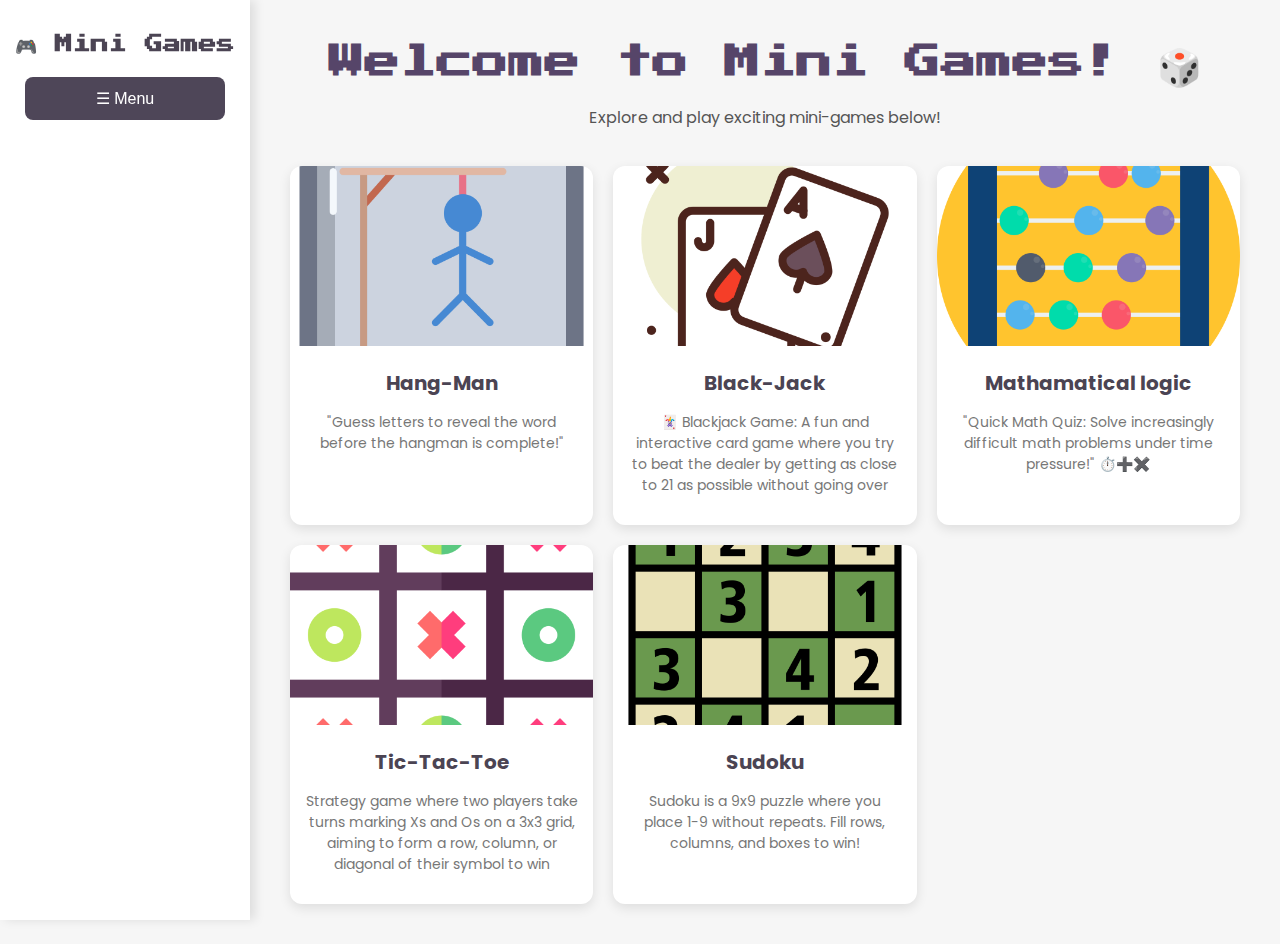
<file: index.html>
<!DOCTYPE html>
<html>
<head>
    
    <title>Mini Games - Play Now!</title>
    <link rel="stylesheet" type="text/css" href="css/styles.css">
    <link rel="stylesheet" href="https://fonts.googleapis.com/css2?family=Press+Start+2P&display=swap">
    <link rel="stylesheet" href="https://fonts.googleapis.com/css2?family=Poppins:wght@300;400;600&display=swap">
</head>
<body>

    <!-- Sidebar with Dropdown Menu -->
    <div class="sidebar">
        <h2>🎮 Mini Games</h2>
        <div class="menu">
            <button onclick="toggleMenu()">☰ Menu</button>
            <div id="menu-items" class="menu-items">
                <a href="index.html" class="active">🏠 Home</a>
                <a href="about.html">ℹ️ About</a>
            </div>
        </div>
    </div>

    <!-- Main Content -->
    <div class="main-content">
        <header>
            <h1>Welcome to Mini Games! 🎲</h1>
            <p>Explore and play exciting mini-games below!</p>
        </header>

        <!-- Game Cards Section -->
        <div class="game-container">
            <!-- Game 1 -->
            <div class="game-card">
                <a href="games/game1/game1.html">
                    <img src="game images/hangman-game.png" alt="Hang-Man">
                    <div class="game-info">
                        <h3>Hang-Man</h3>
                        <p>"Guess letters to reveal the word before the hangman is complete!"</p>
                    </div>
                </a>
            </div>

            <!-- Game 2 -->
            <div class="game-card">
                <a href="games/game2/game2.html">
                    <img src="game images/blackjack.png" alt="Black-Jack">
                    <div class="game-info">
                        <h3>Black-Jack</h3>
                        <p>🃏 Blackjack Game: A fun and interactive card game where you 
                            try to beat the dealer by getting as close to 21 as possible without going over</p>
                    </div>
                </a>
            </div>

            <!-- Game 3 -->
            <div class="game-card">
                <a href="games/game3/game3.html">
                    <img src="game images/math-game.png" alt="mathamatical Game">
                    <div class="game-info">
                        <h3>Mathamatical logic</h3>
                        <p>"Quick Math Quiz: Solve increasingly difficult math problems under time pressure!" ⏱️➕✖️</p>
                    </div>
                </a>
            </div>

            <!-- Game 4 -->
            <div class="game-card">
                <a href="games/game4/game4.html">
                    <img src="game images/tic-tac-toe.png" alt="tic-tac-toe">
                    <div class="game-info">
                        <h3>Tic-Tac-Toe</h3>
                        <p>Strategy game where two players take turns marking Xs and Os on a 3x3 grid, 
                            aiming to form a row, column, or diagonal of their symbol to win</p>
                    </div>
                </a>
            </div>

            <!-- Game 5 -->
            <div class="game-card">
                <a href="games/game5/game5.html">
                    <img src="game images/sudoku.png" alt="Sudoku">
                    <div class="game-info">
                        <h3>Sudoku</h3>
                        <p> Sudoku is a 9x9 puzzle where you place 1-9 without repeats. Fill rows, columns, and boxes to win!</p>
                    </div>
                </a>
            </div>
        </div>
    </div>

    <!-- JavaScript for Dropdown Menu -->
    <script>
        function toggleMenu() {
            var menu = document.getElementById("menu-items");
            menu.style.display = menu.style.display === "block" ? "none" : "block";
        }
    </script>
</body>
</html>
</file>
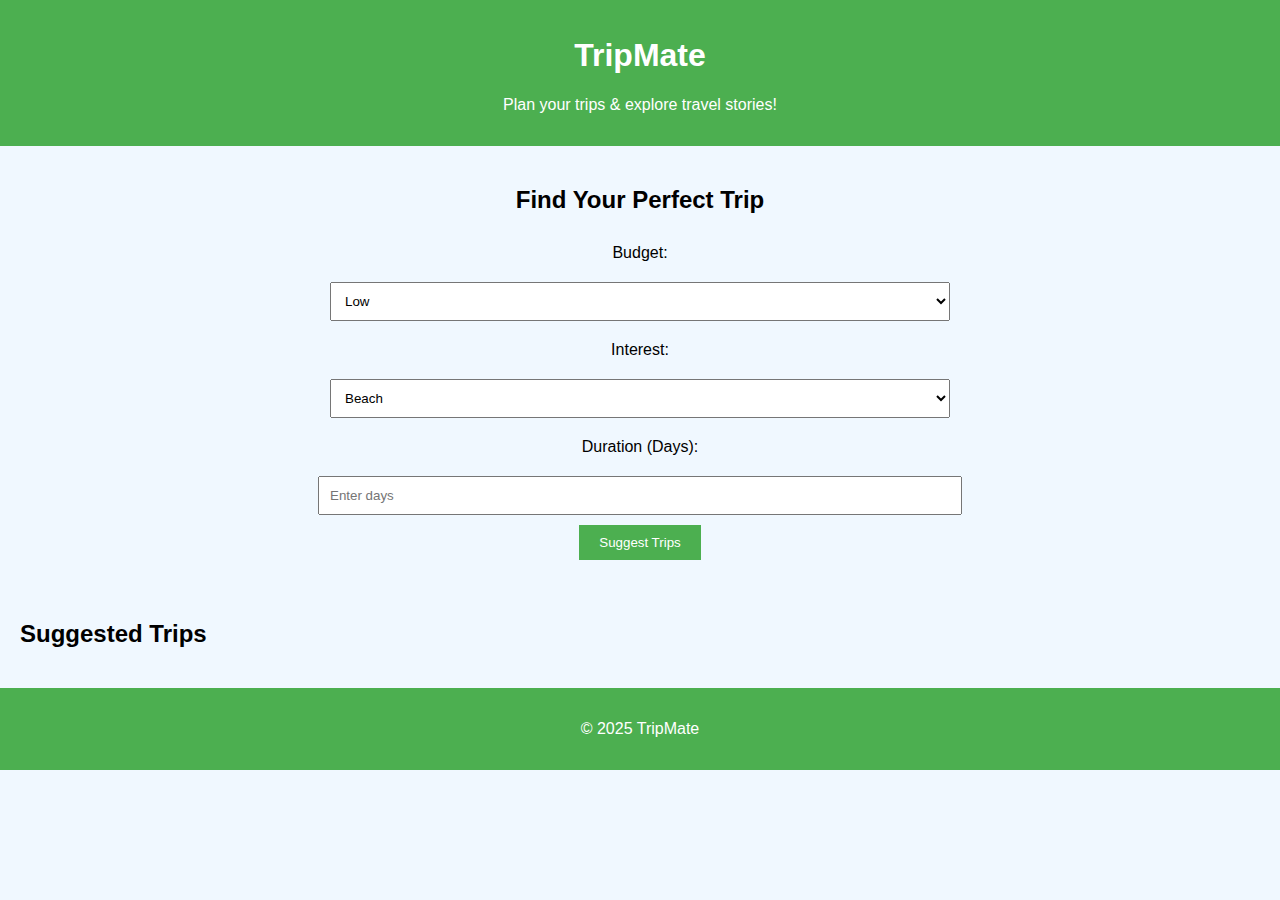
<file: foc/index.html>
<!DOCTYPE html>
<html lang="en">
<head>
  <meta charset="UTF-8">
  <title>TripMate - Plan Your Trip</title>
  <link rel="stylesheet" href="style.css">
</head>
<body>

  <header>
    <h1>TripMate</h1>
    <p>Plan your trips & explore travel stories!</p>
  </header>

  <section class="trip-form">
    <h2>Find Your Perfect Trip</h2>
    <form onsubmit="event.preventDefault(); getSuggestions();">
      <label>Budget:</label>
      <select id="budget">
        <option value="low">Low</option>
        <option value="medium">Medium</option>
        <option value="high">High</option>
      </select>

      <label>Interest:</label>
      <select id="interest">
        <option value="beach">Beach</option>
        <option value="trekking">Trekking</option>
        <option value="heritage">Heritage</option>
      </select>

      <label>Duration (Days):</label>
      <input type="number" id="duration" placeholder="Enter days" required>

      <button type="submit">Suggest Trips</button>
    </form>
  </section>

  <section class="trip-results" id="results">
    <h2>Suggested Trips</h2>
    <div id="suggestions"></div>
  </section>

  <footer>
    <p>© 2025 TripMate</p>
  </footer>

  <script src="script.js"></script>

</body>
</html>
</file>
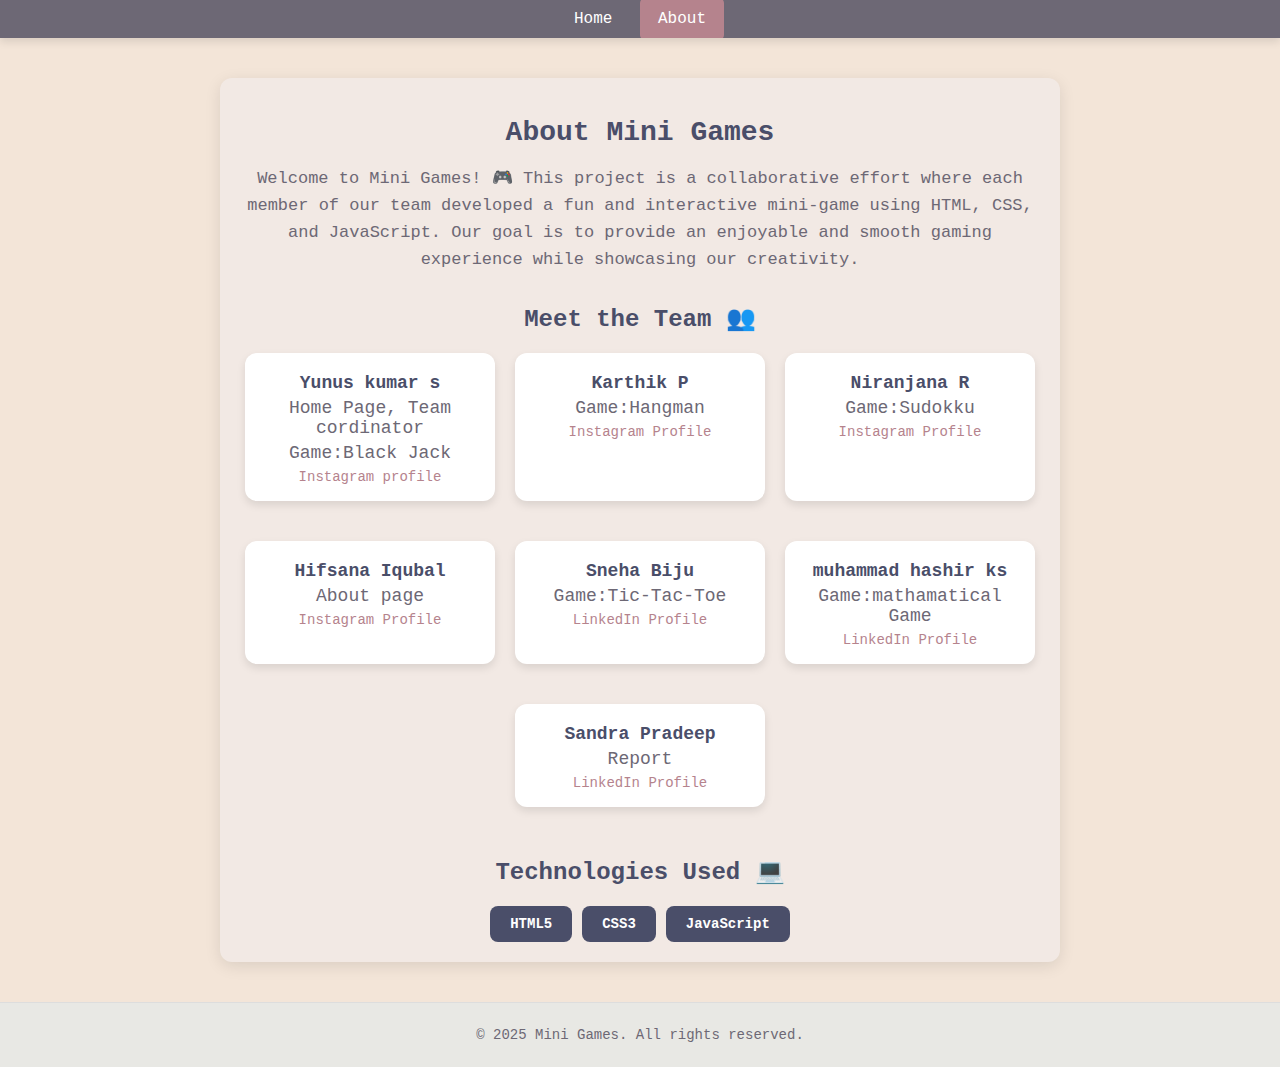
<file: about.html>
<!DOCTYPE html>
<html>
<head>
    <title>About - Mini Games</title>
    <link rel="stylesheet" type="text/css" href="css/about.css">
</head>
<body>
    <!-- Navbar -->
    <div class="navbar">
        <a href="index.html">Home</a>
        <a href="about.html" class="active">About</a>
    </div>

    <!-- About Container -->
    <div class="about-container">
        <!-- Project Overview -->
        <section class="project-info">
            <h1>About Mini Games</h1>
            <p>
                Welcome to Mini Games! 🎮 This project is a collaborative effort where each member of our team developed a fun and interactive mini-game using 
                HTML, CSS, and JavaScript. Our goal is to provide an enjoyable and smooth gaming experience while showcasing our creativity.
            </p>
        </section>

        <!-- Meet the Team -->
        <section class="team-section">
            <h2>Meet the Team 👥</h2>
            <div class="team-container">
                <!-- Member 1 -->
                <div class="team-card">
                    <h3>Yunus kumar s</h3>
                    <p>Home Page,
                        Team cordinator
                    </p>
                    
                    <p>Game:Black Jack</p>
                    <a href="https://www.instagram.com/yunuuzz?igsh=NzQ3aWNvcmg5dXFu" target="_blank">Instagram profile</a>
                </div>

                <!-- Member 2 -->
                <div class="team-card">
                    <h3>Karthik P</h3>
                    <p>Game:Hangman</p>
                    <a href="https://www.instagram.com/subtle.echo?igsh=ZWtlaDE5Z29tZng0" target="_blank">Instagram Profile</a>
                </div>

                <!-- Member 3 -->
                <div class="team-card">
                    <h3>Niranjana R </h3>
                    <p>Game:Sudokku</p>
                    <a href="https://www.instagram.com/niranjanarajesh26?igsh=cGRsMGNkd2k3Y3Fy" target="_blank">Instagram Profile</a>
                </div>

                <!-- Member 4 -->
                <div class="team-card">
                    <h3>Hifsana Iqubal</h3>
                    <p>About page</p>
                    <a href="https://www.instagram.com/hfsnaiqbl___?utm_source=ig_web_button_share_sheet&igsh=ZDNlZDc0MzIxNw==" target="_blank">Instagram Profile</a>
                </div>

                <!-- Member 5 -->
                <div class="team-card">
                    <h3>Sneha Biju</h3>
                    <p>Game:Tic-Tac-Toe</p>
                    <a href="http://linkedin.com/in/sneha-biju-501b25348" target="_blank">LinkedIn Profile</a>
                </div>
                <!-- Member 6 -->
                <div class="team-card">
                    <h3>muhammad hashir ks</h3>
                    <p>Game:mathamatical Game</p>
                    <a href="https://www.linkedin.com/in/muhammed-hashir-ks-45b4b9317?utm_source=share&utm_campaign=share_via&utm_content=profile&utm_medium=android_app" target="_blank">LinkedIn Profile</a>
                </div>
                <!-- Member 7 -->
                <div class="team-card">
                    <h3>Sandra Pradeep</h3>
                    <p>Report</p>
                    <a href="https://www.linkedin.com/in/sandra-pradeep-338545235" target="_blank">LinkedIn Profile</a>
                </div>
            </div>
        </section>

        <!-- Technologies Used -->
        <section class="tech-section">
            <h2>Technologies Used 💻</h2>
            <div class="tech-container">
                <div class="tech-card">HTML5</div>
                <div class="tech-card">CSS3</div>
                <div class="tech-card">JavaScript</div>
            </div>
        </section>
    </div>

    <!-- Footer -->
    <footer>
        <p>&copy; 2025 Mini Games. All rights reserved.</p>
    </footer>
</body>
</html>
</file>
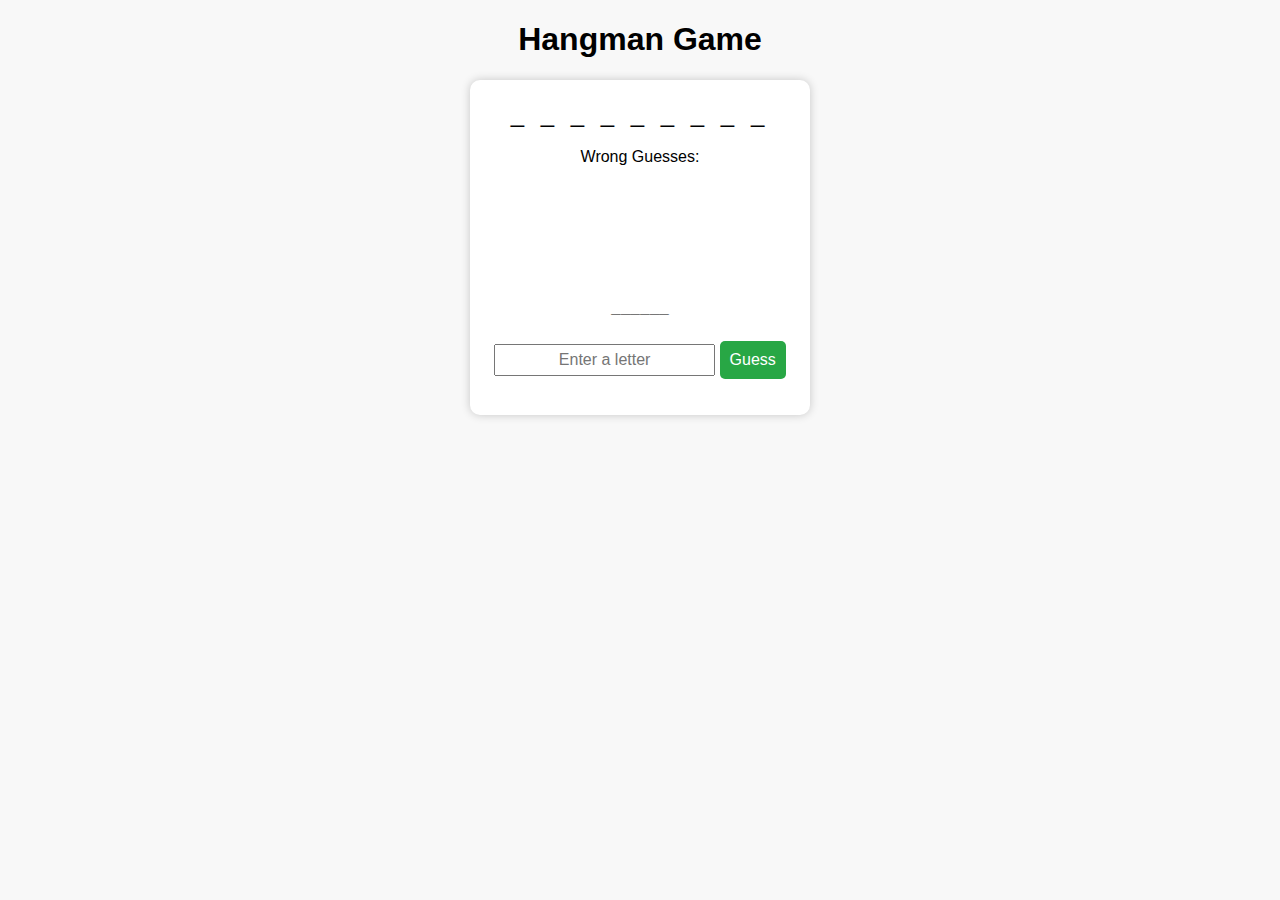
<file: games/game1/game1.html>
<!DOCTYPE html>
<html lang="en">
<head>
    <meta charset="UTF-8">
    <meta name="viewport" content="width=device-width, initial-scale=1.0">
    <title>Hangman Game</title>
    <link rel="stylesheet" href="game1.css">
</head>
<body>
    <h1>Hangman Game</h1>
    <div class="game-container">
        <div id="word"></div>
        <p>Wrong Guesses: <span id="wrong-letters"></span></p>
        <div id="hangman">
            <pre id="hangman-drawing"></pre>
        </div>
        <input type="text" id="letter-input" maxlength="1" placeholder="Enter a letter">
        <button onclick="guessLetter()">Guess</button>
        <p id="message"></p>
        <button id="restart-btn" onclick="restartGame()">Restart</button>
    </div>

    <script src="game1.js"></script>
</body>
</html>
</file>
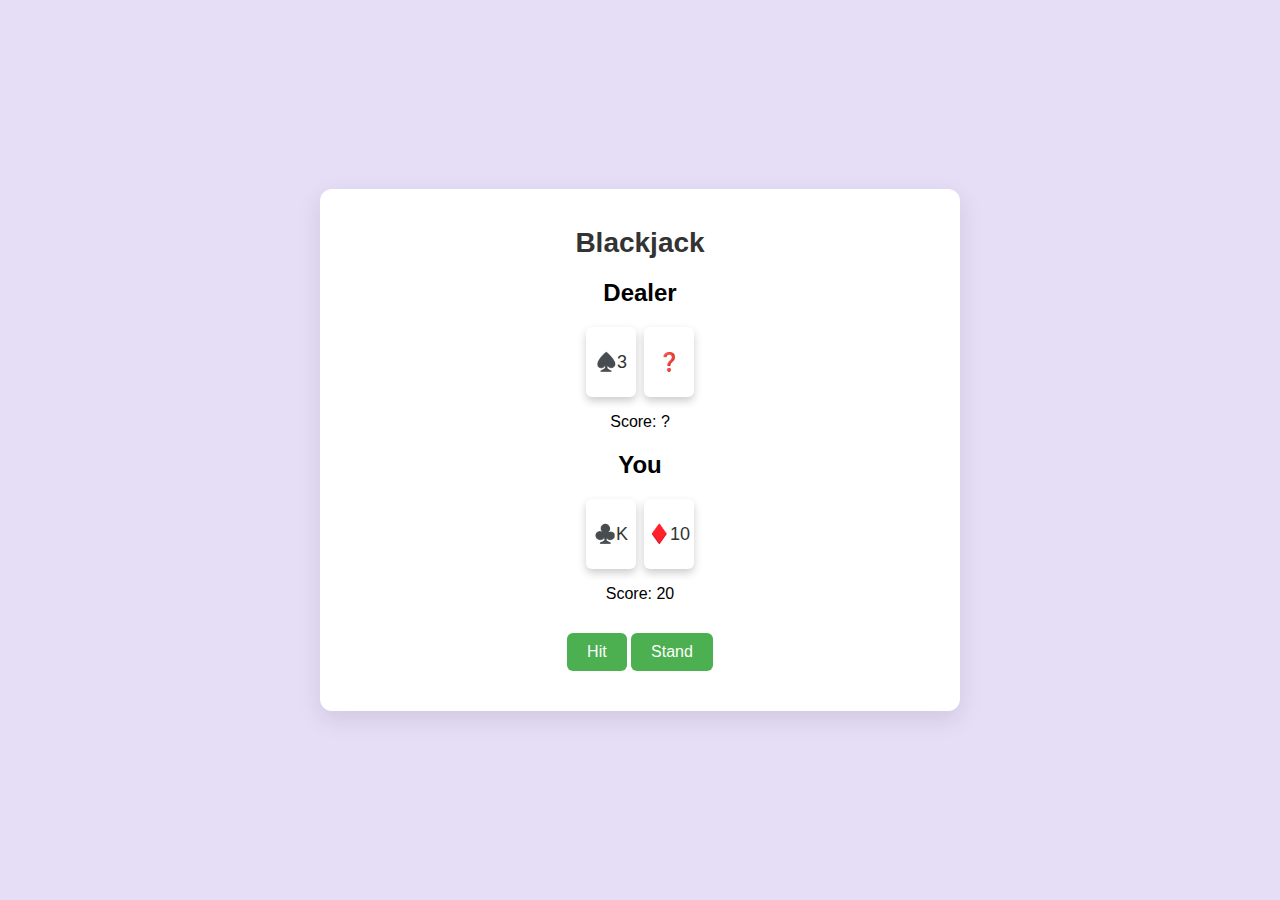
<file: games/game2/game2.html>
<!DOCTYPE html>
<html>
<head>
    <meta charset="UTF-8">
    <title>Blackjack</title>
    <!-- Main website CSS -->
    <link rel="stylesheet" type="text/css" href="../../css/styles.css">
    <!-- Game-specific CSS -->
    <link rel="stylesheet" type="text/css" href="game2.css">
</head>
<body>
    <div class="game-container">
        
        <div class="game-area">
            <h1>Blackjack</h1>
            <div id="dealer-area" class="area">
                <h2>Dealer</h2>
                <div id="dealer-cards" class="cards"></div>
                <p id="dealer-score">Score: 0</p>
            </div>

            <div id="player-area" class="area">
                <h2>You</h2>
                <div id="player-cards" class="cards"></div>
                <p id="player-score">Score: 0</p>
            </div>

            <div id="controls">
                <button id="btn-hit">Hit</button>
                <button id="btn-stand">Stand</button>
                <button id="btn-restart" class="hidden">Restart</button>
            </div>
            <p id="result" class="hidden"></p>
        </div>
    </div>

    <!-- Game-specific JS -->
    <script src="game2.js"></script>
</body>
</html>
</file>
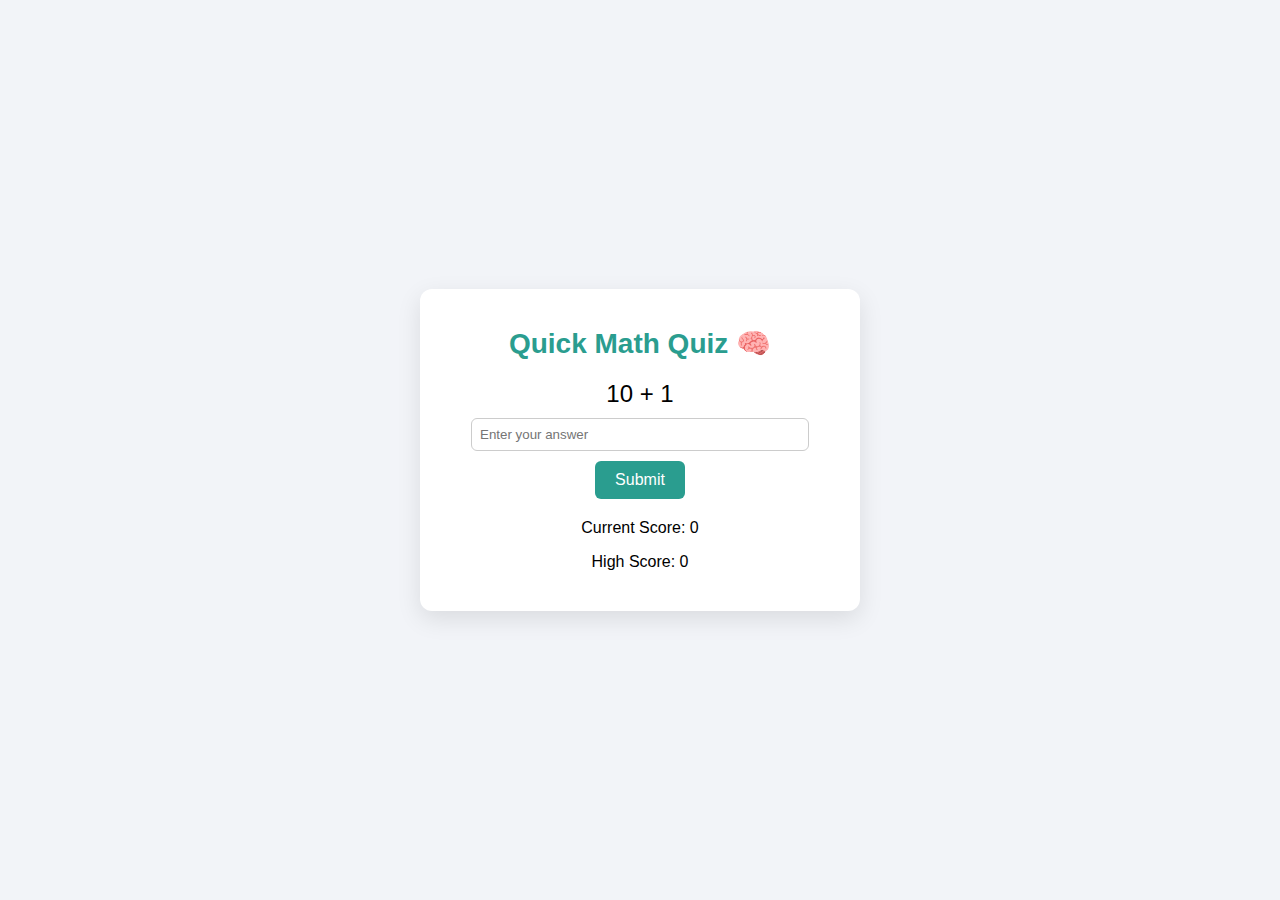
<file: games/game3/game3.html>
<!DOCTYPE html>
<html>
<head>
    <meta name="viewport" content="width=device-width, initial-scale=1.0">
    <title>Math Puzzle - Quick Math Quiz</title>
    <link rel="stylesheet" type="text/css" href="game3.css">
</head>
<body>
    <div class="game-container">
        <h1>Quick Math Quiz 🧠</h1>

        <div id="quiz-container">
            <div id="question">Loading...</div>
            <input type="number" id="answer" placeholder="Enter your answer" />
            <button id="submit-btn">Submit</button>
        </div>

        <div id="scores">
            <p id="current-score">Current Score: 0</p>
            <p id="high-score">High Score: 0</p>
        </div>

        <div id="result"></div>
        <button id="restart-btn" class="hidden">Play Again</button>
    </div>

    <script src="game3.js"></script>
</body>
</html>
</file>
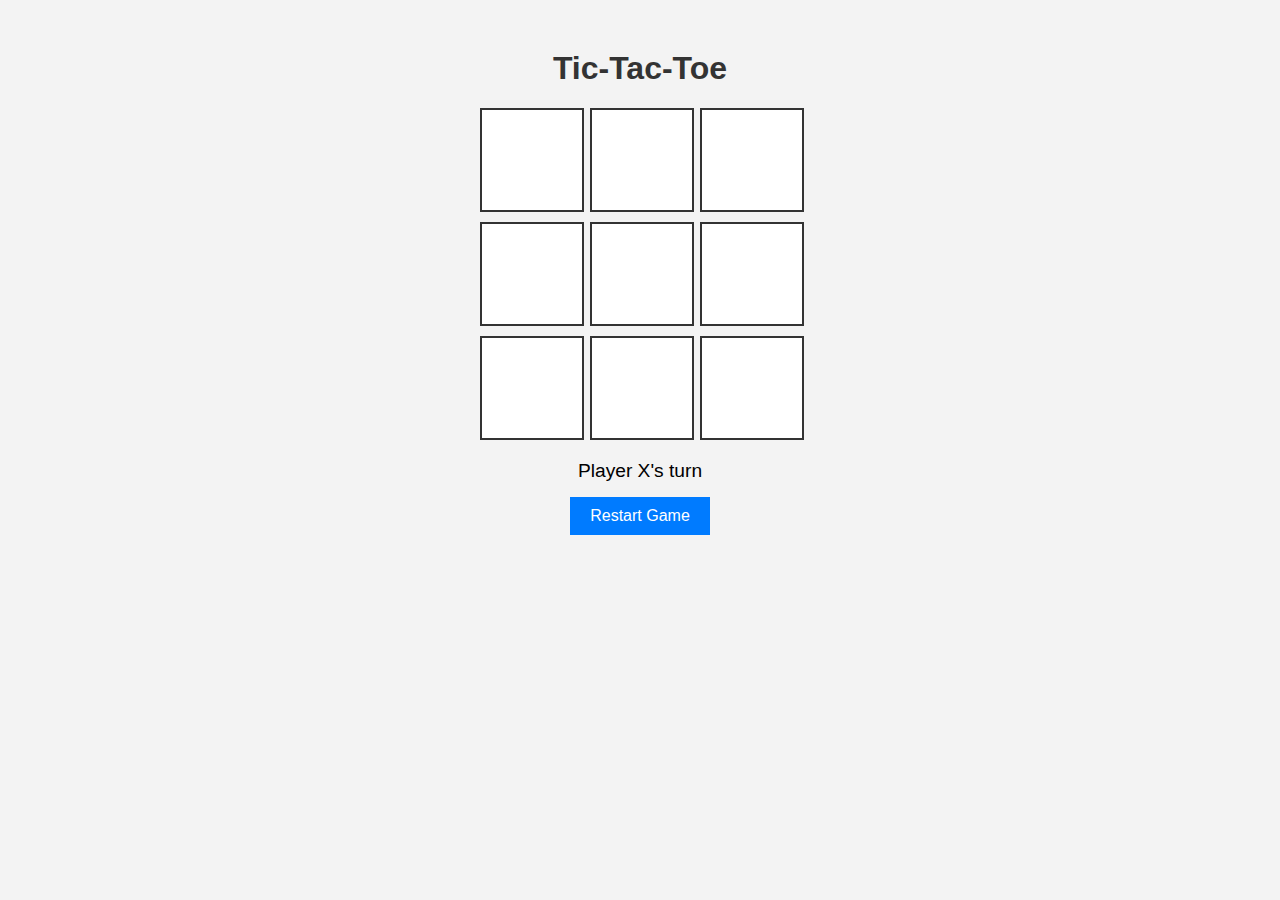
<file: games/game4/game4.html>
<!DOCTYPE html>
<html lang="en">
<head>
    <meta charset="UTF-8">
    <meta name="viewport" content="width=device-width, initial-scale=1.0">
    <title>Tic-Tac-Toe</title>
    <link rel="stylesheet" href="game4.css">
</head>
<body>
    <div class="container">
        <h1>Tic-Tac-Toe</h1>
        <div class="board">
            <div class="cell" data-index="0"></div>
            <div class="cell" data-index="1"></div>
            <div class="cell" data-index="2"></div>
            <div class="cell" data-index="3"></div>
            <div class="cell" data-index="4"></div>
            <div class="cell" data-index="5"></div>
            <div class="cell" data-index="6"></div>
            <div class="cell" data-index="7"></div>
            <div class="cell" data-index="8"></div>
        </div>
        <p class="status">Player X's turn</p>
        <button class="reset-btn">Restart Game</button>
    </div>
    <script src="game4.js"></script>
</body>
</html>
</file>
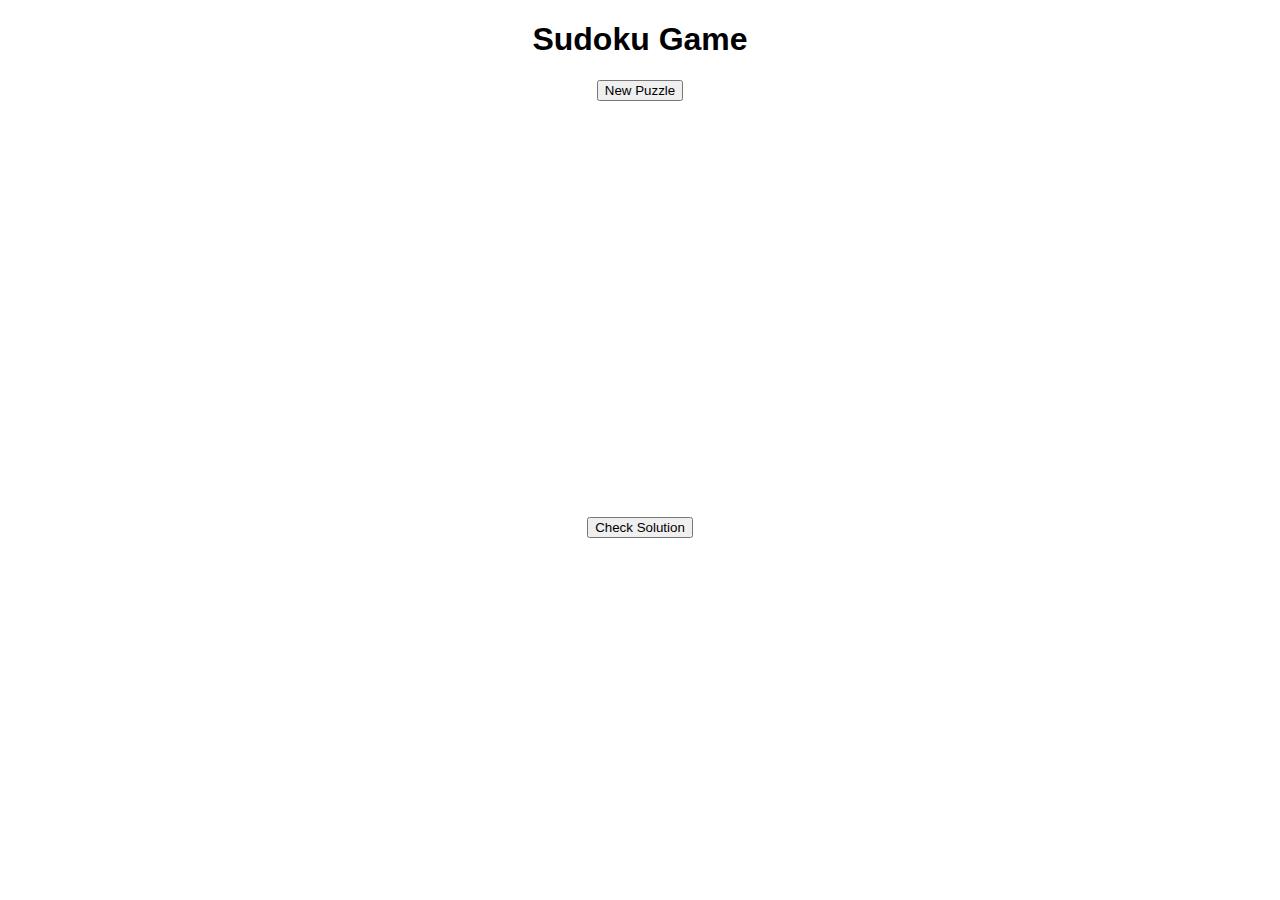
<file: games/game5/game5.html>
<!DOCTYPE html>
<html lang="en">
<head>
    <meta charset="UTF-8">
    <meta name="viewport" content="width=device-width, initial-scale=1.0">
    <title>Sudoku Game</title>
    <link rel="stylesheet" href="game5.css">
</head>
<body>
    <h1>Sudoku Game</h1>
    <button onclick="generateSudoku()">New Puzzle</button>
    <div id="sudoku-board"></div>
    <button onclick="checkSolution()">Check Solution</button>
    <p id="result"></p>
    <script src="game5.js"></script>
</body>
</html>
</file>
<file: css/styles.css>
/* Basic Setup */
body {
    margin: 0;
    padding: 0;
    font-family: 'Poppins', sans-serif;
    background-color: #f6f6f6;
    display: flex;
}

/* Sidebar Menu */
.sidebar {
    width: 250px;
    background-color: #fff;
    color: #333;
    padding-top: 20px;
    height: 100vh;
    position: fixed;
    left: 0;
    top: 0;
    box-shadow: 5px 0 10px rgba(0, 0, 0, 0.1);
    overflow-y: auto;
}
.sidebar h2 {
    text-align: center;
    font-family: 'Press Start 2P', cursive;
    font-size: 18px;
    color: #4b4453;
}

/* Dropdown Menu */
.menu {
    text-align: center;
    margin-top: 20px;
}
.menu button {
    background-color: #4e4658;
    color: white;
    padding: 12px 20px;
    border: none;
    cursor: pointer;
    width: 80%;
    font-size: 16px;
    border-radius: 8px;
}
.menu-items {
    display: none;
    margin-top: 10px;
}
.menu-items a {
    display: block;
    padding: 12px 20px;
    color: #333;
    text-decoration: none;
    background-color: #e9e9e9;
    margin-top: 5px;
    transition: background 0.3s;
    border-radius: 8px;
}
.menu-items a:hover {
    background-color: #ccc;
}

/* Main Content */
.main-content {
    margin-left: 250px;
    padding: 20px;
    width: 100%;
}
header {
    text-align: center;
    margin-top: 20px;
    color: #564569;
}
header h1 {
    font-size: 36px;
    margin-bottom: 10px;
    font-family: 'Press Start 2P', cursive;
}
header p {
    color: #555;
}

/* Game Card Container */
.game-container {
    display: grid;
    grid-template-columns: repeat(auto-fit, minmax(250px, 1fr));
    gap: 20px;
    padding: 20px;
    justify-content: center;
}

/* Game Card Design */
.game-card {
    background-color: #fff;
    border-radius: 12px;
    box-shadow: 0 4px 12px rgba(0, 0, 0, 0.1);
    overflow: hidden;
    transition: transform 0.3s, box-shadow 0.3s;
    text-align: center;
}
.game-card:hover {
    transform: translateY(-8px);
    box-shadow: 0 30px 50px  rgba(104, 7, 7, 0.2);
}
.game-card a {
    text-decoration: none;
    color: #333;
    display: block;
}
.game-card img {
    width: 100%;
    height: 180px;
    object-fit: cover;
}
.game-info {
    padding: 15px;
}
.game-info h3 {
    margin: 0;
    font-size: 20px;
    color: #4b4453;
}
.game-info p {
    font-size: 14px;
    color: #777;
}

/* Responsive Design */
@media (max-width: 768px) {
    .sidebar {
        width: 180px;
    }
    .main-content {
        margin-left: 180px;
    }
    .game-card img {
        height: 140px;
    }
}
/* Mobile Styles */
@media (max-width: 768px) {
    .navbar {
        padding: 10px 0;
    }

    .navbar a {
        display: block;
        padding: 10px;
    }

    .about-container {
        width: 95%;
        padding: 15px;
    }

    .team-container {
        flex-direction: column;
        align-items: center;
    }

    .team-card {
        width: 90%;
    }

    .tech-container {
        flex-direction: column;
        gap: 15px;
    }

    .tech-card {
        width: 100%;
        text-align: center;
    }
}

/* Smaller Mobile Screens */
@media (max-width: 480px) {
    .navbar a {
        padding: 8px;
        font-size: 14px;
    }

    .about-container {
        padding: 10px;
    }

    .team-card {
        padding: 12px;
        width: 100%;
    }

    .tech-card {
        padding: 8px 15px;
    }
}
</file>
<file: foc/style.css>
body {
    font-family: Arial, sans-serif;
    background-color: #f0f8ff;
    margin: 0;
    padding: 0;
  }
  
  header {
    background-color: #4CAF50;
    color: white;
    text-align: center;
    padding: 1rem;
  }
  
  .trip-form {
    padding: 20px;
    text-align: center;
  }
  
  .trip-form label,
  .trip-form select,
  .trip-form input {
    display: block;
    margin: 10px auto;
    padding: 10px;
    width: 50%;
  }
  
  button {
    padding: 10px 20px;
    background-color: #4CAF50;
    border: none;
    color: white;
    cursor: pointer;
  }
  
  .trip-results {
    padding: 20px;
  }
  
  .trip-box {
    background-color: white;
    margin: 10px auto;
    padding: 15px;
    border-radius: 8px;
    width: 60%;
    box-shadow: 0 0 10px rgba(0, 0, 0, 0.1);
  }
  
  footer {
    text-align: center;
    padding: 1rem;
    background-color: #4CAF50;
    color: white;
  }
</file>
<file: css/about.css>
/* General Styles */
body {
    margin: 0;
    padding: 0;
    font-family: 'Courier New', Courier, monospace;
    background-color: #f3e5d8;
    color: #333;
}

/* Navbar */
.navbar {
    background-color: #6d6875;
    overflow: hidden;
    padding: 10px 0;
    text-align: center;
    box-shadow: 0 4px 8px rgba(0,0,0,0.1);
}

.navbar a {
    color: #fff;
    padding: 12px 18px;
    text-decoration: none;
    font-size: 16px;
    transition: background 0.3s;
}

.navbar a:hover {
    background-color: #b5838d;
    color: white;
}

.navbar a.active {
    background-color: #b5838d;
    border-radius: 5px;
}

/* About Container */
.about-container {
    width: 90%;
    max-width: 800px;
    margin: 40px auto;
    padding: 20px;
    background-color: #f2e9e4;
    border-radius: 12px;
    box-shadow: 0 4px 16px rgba(0,0,0,0.1);
    text-align: center;
}

/* Project Info */
.project-info h1 {
    font-size: 28px;
    color: #4a4e69;
    margin-bottom: 10px;
}

.project-info p {
    font-size: 17px;
    color: #6d6875;
    line-height: 1.6;
}

/* Team Section */
.team-section h2, .tech-section h2 {
    margin-top: 30px;
    font-size: 24px;
    color: #4a4e69;
}

/* Team Container */
.team-container {
    display: flex;
    justify-content: center;
    gap: 20px;
    flex-wrap: wrap;
    margin-top: 20px;
}

/* Team Card */
.team-card {
    background: #fff;
    width: 220px;
    padding: 15px;
    border-radius: 12px;
    box-shadow: 0 4px 8px rgba(0,0,0,0.1);
    text-align: center;
    margin-bottom: 20px;
    transition: transform 0.3s ease, box-shadow 0.3s ease;
}

.team-card:hover {
    transform: translateY(-8px);
    box-shadow: 0 8px 16px rgba(0,0,0,0.2);
}

.team-card h3 {
    margin: 5px 0;
    font-size: 18px;
    color: #4a4e69;
}

.team-card p {
    margin: 5px 0;
    font-size: 18px;
    color: #6d6875;
}

.team-card a {
    text-decoration: none;
    color: #b5838d;
    font-size: 14px;
}

.team-card a:hover {
    text-decoration: underline;
}

/* Technologies Section */
.tech-container {
    display: flex;
    justify-content: center;
    gap: 10px;
    margin-top: 20px;
}

.tech-card {
    background-color: #4a4e69;
    color: white;
    padding: 10px 20px;
    border-radius: 8px;
    font-size: 14px;
    font-weight: bold;
}

/* Footer */
footer {
    margin-top: 40px;
    text-align: center;
    font-size: 14px;
    color: #6d6875;
    padding: 10px 0;
    background-color: #e8e8e4;
    border-top: 1px solid #ddd;
}
/* Mobile Styles */
@media (max-width: 768px) {
    .about-container {
        width: 90%;
        padding: 20px;
    }

    .team-container {
        flex-direction: column;
        align-items: center;
    }

    .team-card {
        width: 90%;
    }

    .tech-container {
        flex-direction: column;
        gap: 10px;
    }

    .tech-card {
        width: 90%;
        padding: 8px 12px;
    }
}

/* Smaller Mobile Screens */
@media (max-width: 480px) {
    .navbar a {
        padding: 8px;
        font-size: 14px;
    }

    .about-header h1 {
        font-size: 2rem;
    }

    .about-header p {
        font-size: 1rem;
    }

    .team-card {
        padding: 15px;
        width: 100%;
    }

    .tech-card {
        padding: 10px;
        width: 100%;
    }

    .footer {
        font-size: 14px;
    }
}
</file>
<file: games/game1/game1.css>
body {
    font-family: Arial, sans-serif;
    text-align: center;
    background-color: #f8f8f8;
}

.game-container {
    margin: 20px auto;
    width: 300px;
    padding: 20px;
    border-radius: 10px;
    background-color: white;
    box-shadow: 0 0 10px rgba(0, 0, 0, 0.2);
}

#word {
    font-size: 24px;
    letter-spacing: 5px;
    margin-bottom: 20px;
}

#wrong-letters {
    color: red;
    font-weight: bold;
}

#hangman-drawing {
    font-family: monospace;
    white-space: pre;
    font-size: 16px;
}

#letter-input {
    padding: 5px;
    font-size: 16px;
    text-align: center;
}

button {
    padding: 10px;
    margin-top: 10px;
    cursor: pointer;
    background-color: #28a745;
    color: white;
    border: none;
    border-radius: 5px;
    font-size: 16px;
}

button:hover {
    background-color: #218838;
}

#restart-btn {
    display: none;
    background-color: #dc3545;
}

#restart-btn:hover {
    background-color: #c82333;
}

#message {
    font-weight: bold;
    margin-top: 10px;
}
</file>
<file: games/game2/game2.css>
/* game2.css */
body {
    margin: 0;
    padding: 0;
    font-family: 'Arial', sans-serif;
    background: #784dd42f;
    display: flex;
    justify-content: center;
    align-items: center;
    height: 100vh;
}

.game-container {
    text-align: center;
    background: #fff;
    padding: 20px;
    border-radius: 12px;
    box-shadow: 0 8px 24px rgba(0, 0, 0, 0.1);
    width: 600px;
}

h1 {
    margin-bottom: 20px;
    font-size: 28px;
    color: #333;
}

.area {
    margin-bottom: 20px;
}

.cards {
    margin-top: 10px;
    display: flex;
    justify-content: center;
    gap: 8px;
}

.card {
    width: 50px;
    height: 70px;
    background: #fff;
    border-radius: 6px;
    box-shadow: 0 4px 8px rgba(0, 0, 0, 0.2);
    display: flex;
    justify-content: center;
    align-items: center;
    font-size: 18px;
    color: #333;
    transition: transform 0.3s ease-in-out;
}

.card.flip {
    transform: rotateY(180deg);
    background: #ff4d4d;
    color: #fff;
}

button {
    margin-top: 10px;
    padding: 10px 20px;
    background: #4caf50;
    border: none;
    border-radius: 6px;
    color: #fff;
    cursor: pointer;
    font-size: 16px;
    transition: background 0.3s;
}

button:hover {
    background: #45a049;
}

button.hidden {
    display: none;
}

#result {
    margin-top: 20px;
    font-size: 20px;
    font-weight: bold;
}
/* Mobile Styles */
@media (max-width: 768px) {
    .game-container {
        width: 90%;
        padding: 15px;
    }

    h1 {
        font-size: 22px;
    }

    .cards {
        gap: 5px;
        flex-wrap: wrap;
    }

    .card {
        width: 40px;
        height: 60px;
        font-size: 16px;
    }

    button {
        padding: 8px 16px;
        font-size: 14px;
    }

    #result {
        font-size: 18px;
    }
}

/* Smaller Mobile Screens */
@media (max-width: 480px) {
    h1 {
        font-size: 18px;
    }

    .game-container {
        width: 95%;
        padding: 10px;
    }

    .card {
        width: 35px;
        height: 50px;
        font-size: 14px;
    }

    button {
        padding: 6px 12px;
        font-size: 12px;
    }

    #result {
        font-size: 16px;
    }
}
</file>
<file: games/game3/game3.css>
/* General Styles */
body {
    margin: 0;
    padding: 0;
    font-family: 'Poppins', sans-serif;
    background: #f2f4f8;
    display: flex;
    justify-content: center;
    align-items: center;
    height: 100vh;
}

/* Game Container */
.game-container {
    text-align: center;
    background: #fff;
    padding: 20px;
    border-radius: 12px;
    box-shadow: 0 8px 24px rgba(0, 0, 0, 0.1);
    width: 400px;
}

/* Heading */
h1 {
    margin-bottom: 20px;
    font-size: 28px;
    color: #2a9d8f;
}

/* Difficulty Selection */
.difficulty {
    margin-bottom: 20px;
}

select {
    padding: 8px;
    border-radius: 6px;
    border: 1px solid #ccc;
    background: #e9ecef;
}

/* Quiz Container */
#quiz-container {
    margin-bottom: 20px;
}

#question {
    font-size: 24px;
    margin-bottom: 10px;
}

/* Input Field */
input {
    padding: 8px;
    width: 80%;
    border: 1px solid #ccc;
    border-radius: 6px;
    margin-bottom: 10px;
}

/* Buttons */
button {
    padding: 10px 20px;
    background: #2a9d8f;
    border: none;
    border-radius: 6px;
    color: #fff;
    cursor: pointer;
    font-size: 16px;
    transition: background 0.3s;
}

button:hover {
    background: #21867a;
}

button.hidden {
    display: none;
}

/* Result */
#result {
    margin-top: 20px;
    font-size: 18px;
    font-weight: bold;
}

/* Mobile Styles */
@media (max-width: 768px) {
    .game-container {
        width: 90%;
        padding: 15px;
    }

    h1 {
        font-size: 24px;
    }

    #question {
        font-size: 20px;
    }

    input {
        width: 100%;
    }

    button {
        width: 100%;
    }
}

/* Smaller Mobile Screens */
@media (max-width: 480px) {
    .game-container {
        width: 95%;
    }

    h1 {
        font-size: 20px;
    }

    #question {
        font-size: 18px;
    }

    button {
        font-size: 14px;
        padding: 8px;
    }
}
</file>
<file: games/game4/game4.css>
body {
    font-family: 'Arial', sans-serif;
    text-align: center;
    background-color: #f3f3f3;
}

.container {
    margin-top: 50px;
}

h1 {
    color: #333;
}

.board {
    display: grid;
    grid-template-columns: repeat(3, 100px);
    grid-gap: 10px;
    justify-content: center;
    margin: 20px auto;
}

.cell {
    width: 100px;
    height: 100px;
    background-color: #fff;
    border: 2px solid #333;
    font-size: 2rem;
    display: flex;
    justify-content: center;
    align-items: center;
    cursor: pointer;
    transition: background 0.3s ease;
}

.cell:hover {
    background-color: #ddd;
}

.status {
    font-size: 1.2rem;
    margin: 15px 0;
}

.reset-btn {
    padding: 10px 20px;
    font-size: 1rem;
    border: none;
    background-color: #007BFF;
    color: white;
    cursor: pointer;
    transition: 0.3s;
}

.reset-btn:hover {
    background-color: #0056b3;
}
</file>
<file: games/game5/game5.css>
body {
    font-family: Arial, sans-serif;
    text-align: center;
}

#sudoku-board {
    display: grid;
    grid-template-columns: repeat(9, 40px);
    grid-template-rows: repeat(9, 40px);
    gap: 2px;
    margin: 20px auto;
    width: fit-content;
}

.cell {
    width: 40px;
    height: 40px;
    text-align: center;
    font-size: 20px;
    border: 1px solid black;
}

.cell[contenteditable="true"] {
    background-color: #f0f0f0;
}

.cell[contenteditable="false"] {
    background-color: #ddd;
    font-weight: bold;
}
</file>
